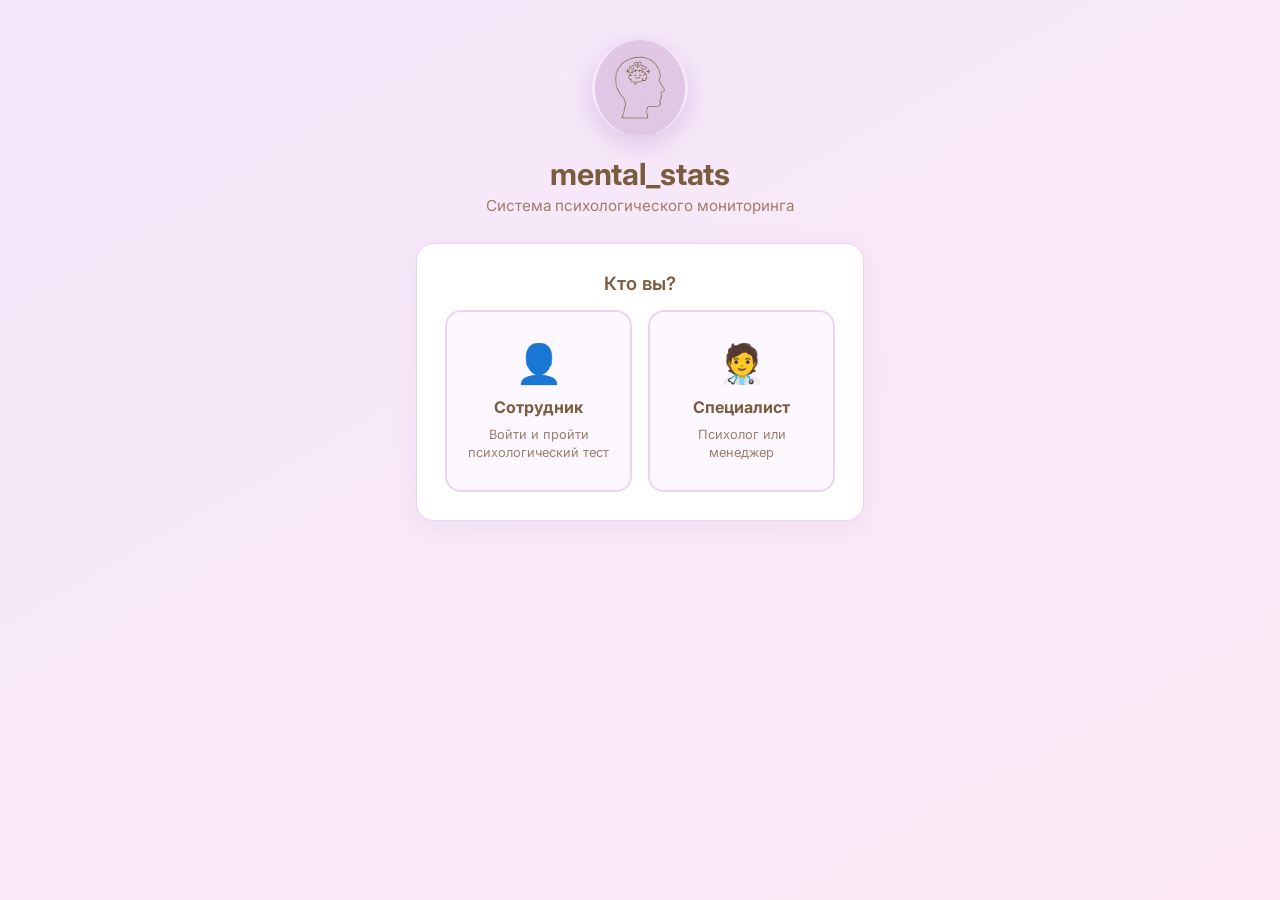
<file: frontend/index.html>
<!DOCTYPE html>
<html lang="ru">
<head>
  <meta charset="UTF-8">
  <meta name="viewport" content="width=device-width, initial-scale=1.0">
  <title>Аналитика — mental_stats</title>
  <link rel="stylesheet" href="static/css/style.css">
  <style>
    .topbar {
      display: flex; justify-content: space-between;
      align-items: center; margin-bottom: 1.5rem; gap: 1rem; flex-wrap: wrap;
    }
    .topbar-left { display: flex; align-items: center; gap: .75rem; }
    .topbar-logo { width: 42px; height: 42px; border-radius: 50%; object-fit: contain; }
    .topbar-actions { display: flex; gap: .6rem; align-items: center; flex-wrap: wrap; }

    .btn-action {
      display: inline-flex; align-items: center; gap: .4rem;
      padding: .5rem 1rem; border-radius: 8px;
      font-size: .85rem; font-weight: 600; cursor: pointer;
      font-family: inherit; border: 1.5px solid var(--border);
      transition: all .15s; text-decoration: none;
    }
    .btn-action.lavender {
      background: var(--lavender-soft); color: var(--brown);
    }
    .btn-action.lavender:hover { background: var(--lavender); color: #fff; border-color: var(--lavender); }
    .btn-action.outline {
      background: transparent; color: var(--text-muted);
    }
    .btn-action.outline:hover { background: var(--lavender-soft); color: var(--brown); }

    .table-hint { font-size: .8rem; color: var(--text-muted); margin-bottom: .6rem; font-style: italic; }
    tr.psycho-row { cursor: pointer; }
    tr.psycho-row:hover td { background: #f5edfb; }

    /* ── Модалки ── */
    .modal-overlay {
      display: none; position: fixed; inset: 0;
      background: rgba(61,43,31,.35); backdrop-filter: blur(3px);
      z-index: 100; align-items: center; justify-content: center;
    }
    .modal-overlay.open { display: flex; }
    .modal {
      background: #fff; border-radius: 18px; padding: 2rem;
      width: 100%; max-width: 460px; margin: 1rem;
      box-shadow: 0 12px 40px rgba(0,0,0,.18);
      animation: slideUp .25s ease; max-height: 90vh; overflow-y: auto;
    }
    .modal-header {
      display: flex; justify-content: space-between;
      align-items: flex-start; margin-bottom: 1.25rem;
    }
    .modal-header h2 { margin-bottom: 0; }
    .modal-close {
      background: none; border: none; font-size: 1.4rem;
      cursor: pointer; color: var(--text-muted); padding: 0 .25rem; line-height: 1;
    }
    .modal-close:hover { color: var(--brown); }

    /* детали сотрудника */
    .modal-field { margin-bottom: .9rem; }
    .modal-field .label {
      font-size: .78rem; font-weight: 600; color: var(--text-muted);
      text-transform: uppercase; letter-spacing: .5px; margin-bottom: .2rem;
    }
    .modal-field .value { font-size: 1rem; color: var(--text); font-weight: 500; }
    .modal-advice {
      background: var(--lavender-soft); border-left: 3px solid var(--lavender);
      border-radius: 8px; padding: .75rem 1rem;
      font-size: .9rem; color: var(--brown); margin-top: 1rem; line-height: 1.5;
    }
    .status-badge {
      display: inline-block; padding: .25rem .75rem;
      border-radius: 99px; font-size: .85rem; font-weight: 600;
    }
    .badge-norm     { background: #f0faf2; color: var(--norm); }
    .badge-risk     { background: #fff8eb; color: var(--risk); }
    .badge-critical { background: #fff0f0; color: var(--critical); }

    /* форма внутри модалки */
    .modal-form label { font-size: .85rem; font-weight: 600; color: var(--brown); margin-bottom: .7rem; }
    .modal-form label input,
    .modal-form label select { background: #fdf8ff; }
    .modal-success {
      color: var(--norm); font-size: .9rem;
      margin-top: .5rem; display: none; font-weight: 500;
    }
  </style>
</head>
<body>
<div class="container wide">

  <!-- Шапка -->
  <div class="topbar">
    <div class="topbar-left">
      <img src="static/img/logo.png" alt="logo" class="topbar-logo" onerror="this.style.display='none'">
      <div>
        <h1 style="margin-bottom:0">Панель аналитики</h1>
        <span id="roleLabel" style="font-size:.9rem;color:var(--text-muted)"></span>
      </div>
    </div>
    <div class="topbar-actions">
      <!-- Кнопки психолога -->
      <button class="btn-action lavender" id="btnAlerts" style="display:none; position:relative">
        🔔 Уведомления
        <span class="notification-badge" id="alertsBadge" style="display:none; margin-left:.4rem"></span>
      </button>
      <button class="btn-action lavender" id="btnAddTest" style="display:none">+ Добавить тест</button>
      <button class="btn-action lavender" id="btnAddQuestion" style="display:none">+ Добавить вопрос</button>
      <!-- Кнопка менеджера -->
      <button class="btn-action lavender" id="btnAddEmployee" style="display:none">+ Добавить сотрудника</button>
      <!-- Общие -->
      <button class="btn-action outline" id="exportBtn">⬇ Отчёт</button>
      <a href="login_staff.html" class="btn-action outline" style="margin:0">Выйти</a>
    </div>
  </div>

  <!-- Карточки статистики -->
  <div class="stats-grid">
    <div class="stat-card">
      <div class="stat-number" id="totalCount">—</div>
      <div class="stat-label">Всего записей</div>
    </div>
    <div class="stat-card" id="normCard">
      <div class="stat-number norm" id="normCount">—</div>
      <div class="stat-label">Норма</div>
    </div>
    <div class="stat-card" id="riskCard">
      <div class="stat-number risk" id="riskCount">—</div>
      <div class="stat-label">В зоне риска</div>
    </div>
    <div class="stat-card" id="critCard">
      <div class="stat-number critical" id="criticalCount">—</div>
      <div class="stat-label">Нужна беседа <span class="notification-badge" id="critBadge" style="display:none"></span></div>
    </div>
  </div>

  <!-- Таблица -->
  <div class="card">
    <h2>Результаты сотрудников</h2>
    <p class="table-hint" id="tableHint" style="display:none">Дважды нажмите на строку чтобы увидеть подробности</p>
    <div style="overflow-x:auto">
      <table>
        <thead id="tableHead"></thead>
        <tbody id="tableBody"></tbody>
      </table>
    </div>
    <p id="emptyMsg" class="hidden" style="text-align:center;color:var(--text-muted);padding:1rem">Данных пока нет</p>
  </div>

</div>

<!-- ══════════════ МОДАЛКИ ══════════════ -->

<!-- Уведомления (психолог) -->
<div class="modal-overlay" id="modalAlerts">
  <div class="modal" style="max-width:560px">
    <div class="modal-header">
      <h2>Уведомления</h2>
      <button class="modal-close" data-close="modalAlerts">✕</button>
    </div>
    <div id="alertsList" style="display:flex;flex-direction:column;gap:.6rem">
      <p style="color:var(--text-muted);text-align:center;padding:1rem">Загрузка...</p>
    </div>
  </div>
</div>

<!-- Детали сотрудника (психолог, двойной клик) -->
<div class="modal-overlay" id="modalDetail">
  <div class="modal">
    <div class="modal-header">
      <h2 id="detailName">—</h2>
      <button class="modal-close" data-close="modalDetail">✕</button>
    </div>
    <div class="modal-field"><div class="label">Отдел</div><div class="value" id="detailDept">—</div></div>
    <div class="modal-field"><div class="label">Дата прохождения</div><div class="value" id="detailDate">—</div></div>
    <div class="modal-field"><div class="label">Баллы</div><div class="value" id="detailScore">—</div></div>
    <div class="modal-field"><div class="label">Статус</div><div class="value" id="detailStatus">—</div></div>
    <div class="modal-advice" id="detailAdvice"></div>
  </div>
</div>

<!-- Добавить тест (психолог) -->
<div class="modal-overlay" id="modalAddTest">
  <div class="modal">
    <div class="modal-header">
      <h2>Новый тест</h2>
      <button class="modal-close" data-close="modalAddTest">✕</button>
    </div>
    <div class="modal-form">
      <label>Название теста
        <input type="text" id="testName" placeholder="Например: Опросник выгорания MBI">
      </label>
      <button type="button" class="btn" id="submitAddTest">Создать тест</button>
      <p class="modal-success" id="testSuccess">✅ Тест создан!</p>
    </div>
  </div>
</div>

<!-- Добавить вопрос (психолог) -->
<div class="modal-overlay" id="modalAddQuestion">
  <div class="modal">
    <div class="modal-header">
      <h2>Новый вопрос</h2>
      <button class="modal-close" data-close="modalAddQuestion">✕</button>
    </div>
    <div class="modal-form">
      <label>Тест
        <select id="questionTestId"></select>
      </label>
      <label>Текст вопроса
        <input type="text" id="questionText" placeholder="Я чувствую усталость после работы">
      </label>
      <button type="button" class="btn" id="submitAddQuestion">Добавить вопрос</button>
      <p class="modal-success" id="questionSuccess">✅ Вопрос добавлен!</p>
    </div>
  </div>
</div>

<!-- Добавить сотрудника (менеджер) -->
<div class="modal-overlay" id="modalAddEmployee">
  <div class="modal">
    <div class="modal-header">
      <h2>Новый сотрудник</h2>
      <button class="modal-close" data-close="modalAddEmployee">✕</button>
    </div>
    <div class="modal-form">
      <label>ФИО
        <input type="text" id="empName" placeholder="Иванова Анна Петровна">
      </label>
      <label>Должность
        <input type="text" id="empPosition" placeholder="Разработчик">
      </label>
      <label>Отдел
        <select id="empDept"></select>
      </label>
      <label>Пароль
        <input type="password" id="empPassword" placeholder="Минимум 6 символов">
      </label>
      <button type="button" class="btn" id="submitAddEmployee">Добавить сотрудника</button>
      <p class="modal-success" id="employeeSuccess">✅ Сотрудник добавлен!</p>
    </div>
  </div>
</div>

<script src="static/js/api.js"></script>
<script src="static/js/main.js"></script>
<script>
  requireStaff();
  const role = getStaffRole();
  document.getElementById("roleLabel").textContent =
    role === "psychologist" ? "Психолог" : "Менеджер";

  // ── Показать нужные кнопки ──
  if (role === "psychologist") {
    document.getElementById("btnAlerts").style.display      = "inline-flex";
    document.getElementById("btnAddTest").style.display     = "inline-flex";
    document.getElementById("btnAddQuestion").style.display = "inline-flex";
    document.getElementById("tableHint").style.display      = "block";
  } else {
    document.getElementById("btnAddEmployee").style.display = "inline-flex";
    document.getElementById("normCard").style.display       = "none";
    document.getElementById("riskCard").style.display       = "none";
    document.getElementById("critCard").style.display       = "none";
  }

  // ── Данные ──
  let allRows = [];

  async function load() {
    allRows = await Api.getAnalytics();
    document.getElementById("totalCount").textContent = allRows.length;

    if (role === "psychologist") {
      document.getElementById("normCount").textContent     = allRows.filter(r => r.status === "Норма").length;
      document.getElementById("riskCount").textContent     = allRows.filter(r => r.status === "В зоне риска").length;
      document.getElementById("criticalCount").textContent = allRows.filter(r => r.status === "Нужна беседа").length;
      const crit = allRows.filter(r => r.status === "Нужна беседа").length;
      if (crit > 0) {
        const b = document.getElementById("critBadge");
        b.textContent = crit; b.style.display = "inline-block";
      }
    }

    const thead = document.getElementById("tableHead");
    const tbody = document.getElementById("tableBody");
    tbody.innerHTML = "";

    if (allRows.length === 0) {
      document.getElementById("emptyMsg").classList.remove("hidden");
      return;
    }

    if (role === "manager") {
      thead.innerHTML = `<tr><th>#</th><th>ФИО сотрудника</th><th>Дата</th><th>Статус теста</th></tr>`;
      allRows.forEach((r, i) => {
        const date = new Date(r.date_passed).toLocaleDateString("ru-RU");
        tbody.innerHTML += `<tr>
          <td>${i+1}</td><td>${r.full_name}</td><td>${date}</td>
          <td style="color:var(--norm);font-weight:600">✅ Пройден</td>
        </tr>`;
      });
    } else {
      thead.innerHTML = `<tr><th>#</th><th>ФИО сотрудника</th><th>Баллы</th><th>Дата</th><th>Статус</th></tr>`;
      allRows.forEach((r, i) => {
        const date    = new Date(r.date_passed).toLocaleDateString("ru-RU");
        const cls     = r.status === "Норма" ? "norm-row" : r.status === "В зоне риска" ? "risk-row" : "critical-row";
        const bdgCls  = r.status === "Норма" ? "badge-norm" : r.status === "В зоне риска" ? "badge-risk" : "badge-critical";
        tbody.innerHTML += `<tr class="${cls} psycho-row" data-idx="${i}">
          <td>${i+1}</td><td>${r.full_name}</td><td>${r.total_points}</td><td>${date}</td>
          <td><span class="status-badge ${bdgCls}">${r.status}</span></td>
        </tr>`;
      });
      tbody.querySelectorAll("tr.psycho-row").forEach(tr => {
        tr.addEventListener("dblclick", () => openDetail(allRows[+tr.dataset.idx]));
      });
    }
  }

  // ── Детали сотрудника ──
  function openDetail(r) {
    const bdgCls = r.status === "Норма" ? "badge-norm" : r.status === "В зоне риска" ? "badge-risk" : "badge-critical";
    document.getElementById("detailName").textContent   = r.full_name;
    document.getElementById("detailDept").textContent   = r.dept_title || "—";
    document.getElementById("detailDate").textContent   = new Date(r.date_passed).toLocaleDateString("ru-RU");
    document.getElementById("detailScore").textContent  = r.total_points + " баллов";
    document.getElementById("detailStatus").innerHTML   = `<span class="status-badge ${bdgCls}">${r.status}</span>`;
    document.getElementById("detailAdvice").textContent = r.advice;
    openModal("modalDetail");
  }

  // ── Экспорт CSV ──
  document.getElementById("exportBtn").addEventListener("click", () => {
    if (!allRows.length) return alert("Нет данных");
    let csv = role === "manager" ? "ФИО;Дата;Статус теста\n" : "ФИО;Баллы;Дата;Статус\n";
    allRows.forEach(r => {
      const date = new Date(r.date_passed).toLocaleDateString("ru-RU");
      csv += role === "manager"
        ? `${r.full_name};${date};Пройден\n`
        : `${r.full_name};${r.total_points};${date};${r.status}\n`;
    });
    const a = document.createElement("a");
    a.href = URL.createObjectURL(new Blob(["﻿"+csv], {type:"text/csv;charset=utf-8"}));
    a.download = `mental_stats_${new Date().toISOString().slice(0,10)}.csv`;
    a.click();
  });

  // ── Добавить тест ──
  document.getElementById("btnAddTest").addEventListener("click", () => openModal("modalAddTest"));
  document.getElementById("submitAddTest").addEventListener("click", async () => {
    const name = document.getElementById("testName").value.trim();
    if (!name) return;
    await Api.addTest(name);
    document.getElementById("testName").value = "";
    showSuccess("testSuccess");
  });

  // ── Добавить вопрос ──
  document.getElementById("btnAddQuestion").addEventListener("click", async () => {
    const tests = await Api.getTests();
    const sel = document.getElementById("questionTestId");
    sel.innerHTML = tests.map(t => `<option value="${t.id}">${t.name}</option>`).join("");
    openModal("modalAddQuestion");
  });
  document.getElementById("submitAddQuestion").addEventListener("click", async () => {
    const test_id  = +document.getElementById("questionTestId").value;
    const question = document.getElementById("questionText").value.trim();
    if (!question) return;
    await Api.addQuestion(test_id, question);
    document.getElementById("questionText").value = "";
    showSuccess("questionSuccess");
  });

  // ── Добавить сотрудника ──
  document.getElementById("btnAddEmployee").addEventListener("click", async () => {
    const depts = await Api.getDepartments();
    const sel = document.getElementById("empDept");
    sel.innerHTML = depts.map(d => `<option value="${d.id}">${d.title}</option>`).join("");
    openModal("modalAddEmployee");
  });
  document.getElementById("submitAddEmployee").addEventListener("click", async () => {
    const full_name = document.getElementById("empName").value.trim();
    const position  = document.getElementById("empPosition").value.trim();
    const dept_id   = +document.getElementById("empDept").value;
    const password  = document.getElementById("empPassword").value;
    if (!full_name || !position || !password) return alert("Заполните все поля");
    await Api.addEmployee({ full_name, position, dept_id, password });
    document.getElementById("empName").value     = "";
    document.getElementById("empPosition").value = "";
    document.getElementById("empPassword").value = "";
    showSuccess("employeeSuccess");
    load();
  });

  // ── Уведомления ──
  async function loadAlertsBadge() {
    if (role !== "psychologist") return;
    try {
      const unread = await Api.getAlerts(true);
      const b = document.getElementById("alertsBadge");
      if (unread.length > 0) {
        b.textContent = unread.length;
        b.style.display = "inline-block";
      } else {
        b.style.display = "none";
      }
    } catch (e) { console.error(e); }
  }

  async function renderAlerts() {
    const list = document.getElementById("alertsList");
    list.innerHTML = `<p style="color:var(--text-muted);text-align:center;padding:1rem">Загрузка...</p>`;
    try {
      const alerts = await Api.getAlerts(false);
      if (alerts.length === 0) {
        list.innerHTML = `<p style="color:var(--text-muted);text-align:center;padding:1rem">Уведомлений нет</p>`;
        return;
      }
      list.innerHTML = "";
      alerts.forEach(a => {
        const date = new Date(a.created_at).toLocaleString("ru-RU");
        const item = document.createElement("div");
        item.style.cssText = `
          padding:.75rem 1rem; border-radius:8px;
          background:${a.is_read ? "#f7f4fa" : "var(--lavender-soft)"};
          border-left:3px solid ${a.is_read ? "var(--border)" : "var(--critical)"};
          display:flex; justify-content:space-between; align-items:flex-start; gap:.75rem;
        `;
        item.innerHTML = `
          <div style="flex:1">
            <div style="font-weight:${a.is_read ? "400" : "600"}; color:var(--brown); margin-bottom:.2rem">
              ${a.message}
            </div>
            <div style="font-size:.78rem; color:var(--text-muted)">${date}</div>
          </div>
          ${a.is_read
            ? `<span style="font-size:.78rem;color:var(--text-muted)">прочитано</span>`
            : `<button class="btn-action outline" data-alert-id="${a.id}" style="padding:.3rem .7rem;font-size:.78rem">Прочитать</button>`
          }
        `;
        list.appendChild(item);
      });
      list.querySelectorAll("button[data-alert-id]").forEach(btn => {
        btn.addEventListener("click", async () => {
          await Api.markAlertRead(+btn.dataset.alertId);
          await renderAlerts();
          await loadAlertsBadge();
        });
      });
    } catch (e) {
      list.innerHTML = `<p style="color:var(--critical);text-align:center;padding:1rem">Ошибка загрузки</p>`;
      console.error(e);
    }
  }

  document.getElementById("btnAlerts").addEventListener("click", async () => {
    openModal("modalAlerts");
    await renderAlerts();
  });

  // ── Утилиты модалок ──
  function openModal(id) { document.getElementById(id).classList.add("open"); }
  function closeModal(id) { document.getElementById(id).classList.remove("open"); }
  function showSuccess(id) {
    const el = document.getElementById(id);
    el.style.display = "block";
    setTimeout(() => { el.style.display = "none"; }, 2500);
  }

  document.querySelectorAll(".modal-close").forEach(btn => {
    btn.addEventListener("click", () => closeModal(btn.dataset.close));
  });
  document.querySelectorAll(".modal-overlay").forEach(overlay => {
    overlay.addEventListener("click", e => {
      if (e.target === overlay) overlay.classList.remove("open");
    });
  });

  load().catch(e => console.error(e));
  loadAlertsBadge();
  if (role === "psychologist") {
    setInterval(loadAlertsBadge, 30000);
  }
</script>
</body>
</html>
</file>
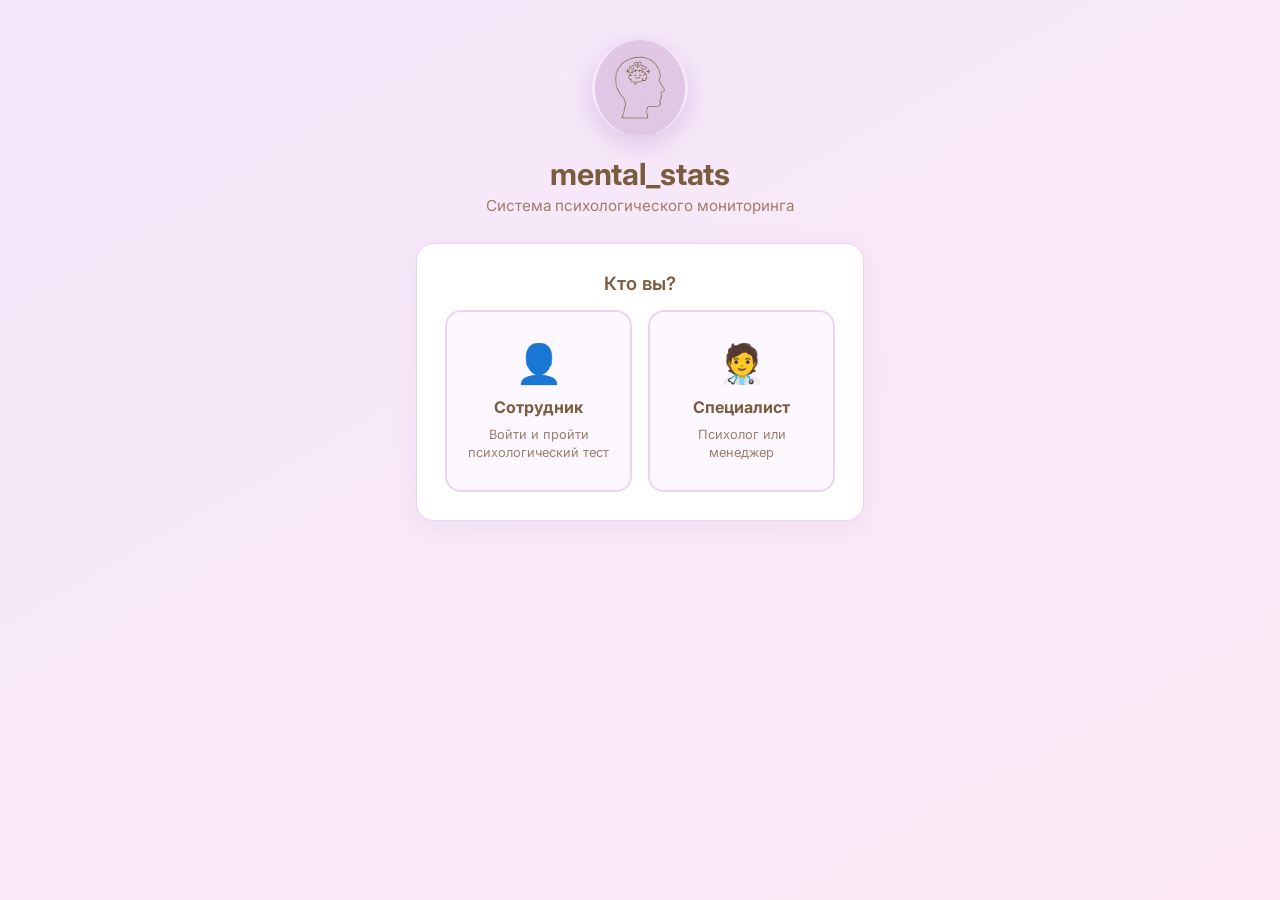
<file: frontend/assigment.html>
<!DOCTYPE html>
<html lang="ru">
<head>
  <meta charset="UTF-8">
  <meta name="viewport" content="width=device-width, initial-scale=1.0">
  <title>Тест — mental_stats</title>
  <link rel="stylesheet" href="static/css/style.css">
</head>
<body>
  <div class="container">
    <img src="static/img/logo.png" alt="logo" class="logo" onerror="this.style.display='none'">
    <h1>Психологический тест</h1>
    <p class="subtitle" id="greeting"></p>

    <div id="selectBlock" class="card center" style="display:none">
      <h2 style="margin-bottom:1rem">Выберите тест</h2>
      <div id="testListBlock"></div>
      <a href="login.html" class="btn-secondary" style="margin-top:1rem;display:block">Выйти</a>
    </div>

    <div id="loadingBlock" class="card center">Загружаем вопросы…</div>

    <div id="testBlock" class="card" style="display:none">
      <div class="progress-bar-wrap">
        <div class="progress-bar" id="progressBar" style="width:0%"></div>
      </div>
      <p id="questionCounter" style="font-size:.8rem;color:#718096;margin-bottom:.5rem"></p>
      <p class="question-text" id="questionText"></p>
      <div class="answers" id="answersBlock"></div>
    </div>

    <div id="resultBlock" class="card center" style="display:none">
      <h2>Результат</h2>
      <p style="font-size:2.5rem;font-weight:700" id="resultScore"></p>
      <p style="margin:.75rem 0" id="resultStatus"></p>
      <p style="color:#718096" id="resultAdvice"></p>
      <a href="login.html" class="btn-secondary" style="margin-top:1.5rem;display:block">Выйти</a>
    </div>

    <div id="errorBlock" class="card center error" style="display:none"></div>
  </div>

  <script src="static/js/api.js"></script>
  <script src="static/js/main.js"></script>
  <script>
    requireAuth();

    const empId = getEmpId();
    document.getElementById("greeting").textContent = `Здравствуйте, ${getFullName()}`;

    const LABELS = ["Совсем нет", "Редко", "Иногда", "Часто", "Постоянно"];

    let questions = [];
    let answers = [];
    let current = 0;
    let consistencyPairs = [];

    async function init() {
      try {
        const tests = await Api.getTests();
        document.getElementById("loadingBlock").style.display = "none";

        if (tests.length === 1) {
          // Если тест один — сразу загружаем без экрана выбора
          await loadTest(tests[0].id);
        } else {
          // Показываем список тестов на выбор
          const listBlock = document.getElementById("testListBlock");
          tests.forEach(t => {
            const btn = document.createElement("button");
            btn.className = "btn";
            btn.textContent = t.name;
            btn.style.display = "block";
            btn.style.width = "100%";
            btn.style.marginBottom = "0.75rem";
            btn.onclick = () => {
              document.getElementById("selectBlock").style.display = "none";
              loadTest(t.id);
            };
            listBlock.appendChild(btn);
          });
          document.getElementById("selectBlock").style.display = "block";
        }
      } catch (e) {
        document.getElementById("loadingBlock").style.display = "none";
        const err = document.getElementById("errorBlock");
        err.textContent = e.message;
        err.style.display = "block";
      }
    }

    async function loadTest(testId) {
      const loading = document.getElementById("loadingBlock");
      loading.textContent = "Загружаем вопросы…";
      loading.style.display = "block";
      try {
        const data = await Api.getQuestions(testId);
        questions = data.questions;
        consistencyPairs = data.consistency_pairs || [];
        loading.style.display = "none";
        document.getElementById("testBlock").style.display = "block";
        showQuestion();
      } catch (e) {
        loading.style.display = "none";
        const err = document.getElementById("errorBlock");
        err.textContent = e.message;
        err.style.display = "block";
      }
    }

    function showQuestion() {
      const pct = Math.round((current / questions.length) * 100);
      document.getElementById("progressBar").style.width = pct + "%";
      document.getElementById("questionCounter").textContent =
        `Вопрос ${current + 1} из ${questions.length}`;
      document.getElementById("questionText").textContent = questions[current];

      const block = document.getElementById("answersBlock");
      block.innerHTML = "";
      LABELS.forEach((label, idx) => {
        const btn = document.createElement("button");
        btn.className = "answer-btn";
        btn.textContent = `${idx + 1} — ${label}`;
        btn.onclick = () => choose(idx + 1);
        block.appendChild(btn);
      });
    }

    async function choose(value) {
      answers.push(value);
      current++;
      if (current < questions.length) {
        showQuestion();
      } else {
        document.getElementById("testBlock").style.display = "none";
        try {
          const result = await Api.submitAnswers(empId, answers, consistencyPairs);
          document.getElementById("resultScore").textContent = result.total_points + " баллов";
          document.getElementById("resultStatus").textContent = result.status;
          document.getElementById("resultAdvice").textContent = result.advice;
          document.getElementById("resultBlock").style.display = "block";
        } catch (e) {
          const err = document.getElementById("errorBlock");
          err.innerHTML = `
            <p style="margin-bottom:1rem">${e.message}</p>
            <button class="btn" onclick="goToTestSelect()">← К выбору теста</button>
          `;
          err.style.display = "block";
        }
      }
    }

    function restartTest() {
      answers = [];
      current = 0;
      document.getElementById("errorBlock").style.display = "none";
      document.getElementById("testBlock").style.display = "block";
      showQuestion();
    }

    function goToTestSelect() {
      answers = [];
      current = 0;
      questions = [];
      document.getElementById("errorBlock").style.display = "none";
      document.getElementById("testBlock").style.display = "none";
      document.getElementById("selectBlock").style.display = "block";
    }

    init();
  </script>
</body>
</html>
</file>
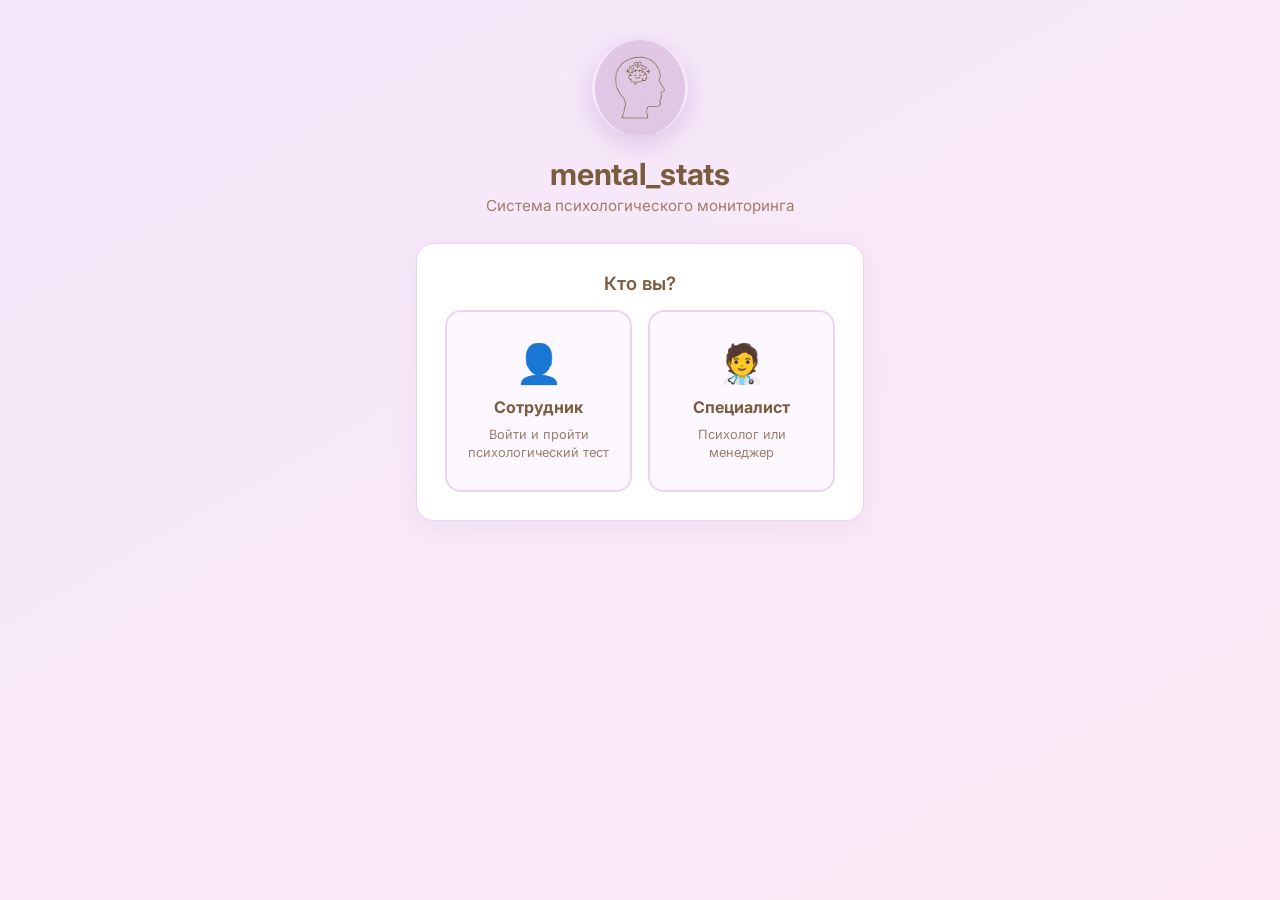
<file: frontend/login.html>
<!DOCTYPE html>
<html lang="ru">
<head>
  <meta charset="UTF-8">
  <meta name="viewport" content="width=device-width, initial-scale=1.0">
  <title>Добро пожаловать — mental_stats</title>
  <link rel="stylesheet" href="static/css/style.css">
  <style>
    .welcome-grid {
      display: grid;
      grid-template-columns: 1fr 1fr;
      gap: 1rem;
      margin-top: .5rem;
    }
    .role-card {
      background: #fdf8ff;
      border: 2px solid var(--border);
      border-radius: 16px;
      padding: 1.75rem 1rem;
      text-align: center;
      cursor: pointer;
      transition: all .2s;
      text-decoration: none;
      color: var(--text);
      display: flex;
      flex-direction: column;
      align-items: center;
      gap: .6rem;
    }
    .role-card:hover {
      border-color: var(--lavender);
      background: var(--lavender-soft);
      transform: translateY(-3px);
      box-shadow: 0 6px 20px rgba(169,124,191,.2);
    }
    .role-card .role-icon { font-size: 2.4rem; }
    .role-card .role-title {
      font-size: 1rem;
      font-weight: 700;
      color: var(--brown);
    }
    .role-card .role-desc {
      font-size: .8rem;
      color: var(--text-muted);
      line-height: 1.4;
    }
    .divider {
      text-align: center;
      color: var(--text-muted);
      font-size: .85rem;
      margin: .25rem 0 .5rem;
    }
  </style>
</head>
<body>
  <div class="container center">
    <img src="static/img/logo.png" alt="logo" class="logo" onerror="this.style.display='none'">
    <h1>mental_stats</h1>
    <p class="subtitle">Система психологического мониторинга</p>

    <!-- Экран выбора роли -->
    <div id="welcomeCard" class="card">
      <h2>Кто вы?</h2>
      <div class="welcome-grid">
        <div class="role-card" id="btnEmployee">
          <span class="role-icon">👤</span>
          <span class="role-title">Сотрудник</span>
          <span class="role-desc">Войти и пройти психологический тест</span>
        </div>
        <a href="login_staff.html" class="role-card">
          <span class="role-icon">🧑‍⚕️</span>
          <span class="role-title">Специалист</span>
          <span class="role-desc">Психолог или менеджер</span>
        </a>
      </div>
    </div>

    <!-- Форма входа сотрудника — скрыта по умолчанию -->
    <div id="loginCard" class="card hidden">
      <h2>Вход для сотрудника</h2>
      <form id="loginForm">
        <label>ФИО
          <input type="text" id="fullName" placeholder="Иванова Анна Петровна" required>
        </label>
        <label>Пароль
          <input type="password" id="password" required>
        </label>
        <button type="submit">Войти</button>
      </form>
      <p id="errorMsg" class="error hidden"></p>
      <div class="divider">или</div>
      <a class="btn-secondary" id="backBtn">← Назад</a>
    </div>

    <!-- Баннер напоминания -->
    <div id="reminderBanner" class="hidden"></div>
    <div id="goTestCard" class="card hidden">
      <button class="btn" id="goTestBtn">Перейти к тесту →</button>
    </div>
  </div>

  <script src="static/js/api.js"></script>
  <script src="static/js/main.js"></script>
  <script>
    // Клик на "Сотрудник" — показываем форму
    document.getElementById("btnEmployee").addEventListener("click", () => {
      document.getElementById("welcomeCard").classList.add("hidden");
      document.getElementById("loginCard").classList.remove("hidden");
    });

    // Кнопка "Назад"
    document.getElementById("backBtn").addEventListener("click", () => {
      document.getElementById("loginCard").classList.add("hidden");
      document.getElementById("welcomeCard").classList.remove("hidden");
      document.getElementById("errorMsg").classList.add("hidden");
    });

    // Вход
    document.getElementById("loginForm").addEventListener("submit", async (e) => {
      e.preventDefault();
      const errorMsg = document.getElementById("errorMsg");
      errorMsg.classList.add("hidden");
      try {
        const result = await Api.login(
          document.getElementById("fullName").value,
          document.getElementById("password").value
        );
        sessionStorage.setItem("emp_id", result.emp_id);
        sessionStorage.setItem("full_name", result.full_name);
        showReminder(result.emp_id, result.full_name);
      } catch (err) {
        errorMsg.textContent = err.message;
        errorMsg.classList.remove("hidden");
      }
    });

    async function showReminder(empId, fullName) {
      document.getElementById("loginCard").classList.add("hidden");
      const banner = document.getElementById("reminderBanner");
      const goCard = document.getElementById("goTestCard");

      let reminder;
      try {
        reminder = await Api.getReminder(empId);
      } catch {
        window.location.href = "assigment.html";
        return;
      }

      if (reminder.due) {
        banner.innerHTML = `
          <div class="reminder-banner due">
            <span class="reminder-icon">⏰</span>
            <div class="reminder-text">
              <strong>Пора пройти тест!</strong>
              ${reminder.message}
            </div>
          </div>`;
        banner.classList.remove("hidden");
        setTimeout(() => { window.location.href = "assigment.html"; }, 2500);
        return;
      }

      banner.innerHTML = `
        <div class="reminder-banner ok">
          <span class="reminder-icon">✅</span>
          <div class="reminder-text">
            <strong>Здравствуйте, ${fullName}!</strong>
            ${reminder.message}
          </div>
        </div>`;
      banner.classList.remove("hidden");
      goCard.classList.remove("hidden");
      document.getElementById("goTestBtn").textContent = "Войти в систему →";
      document.getElementById("goTestBtn").onclick = () => {
        window.location.href = "assigment.html";
      };
    }
  </script>
</body>
</html>
</file>
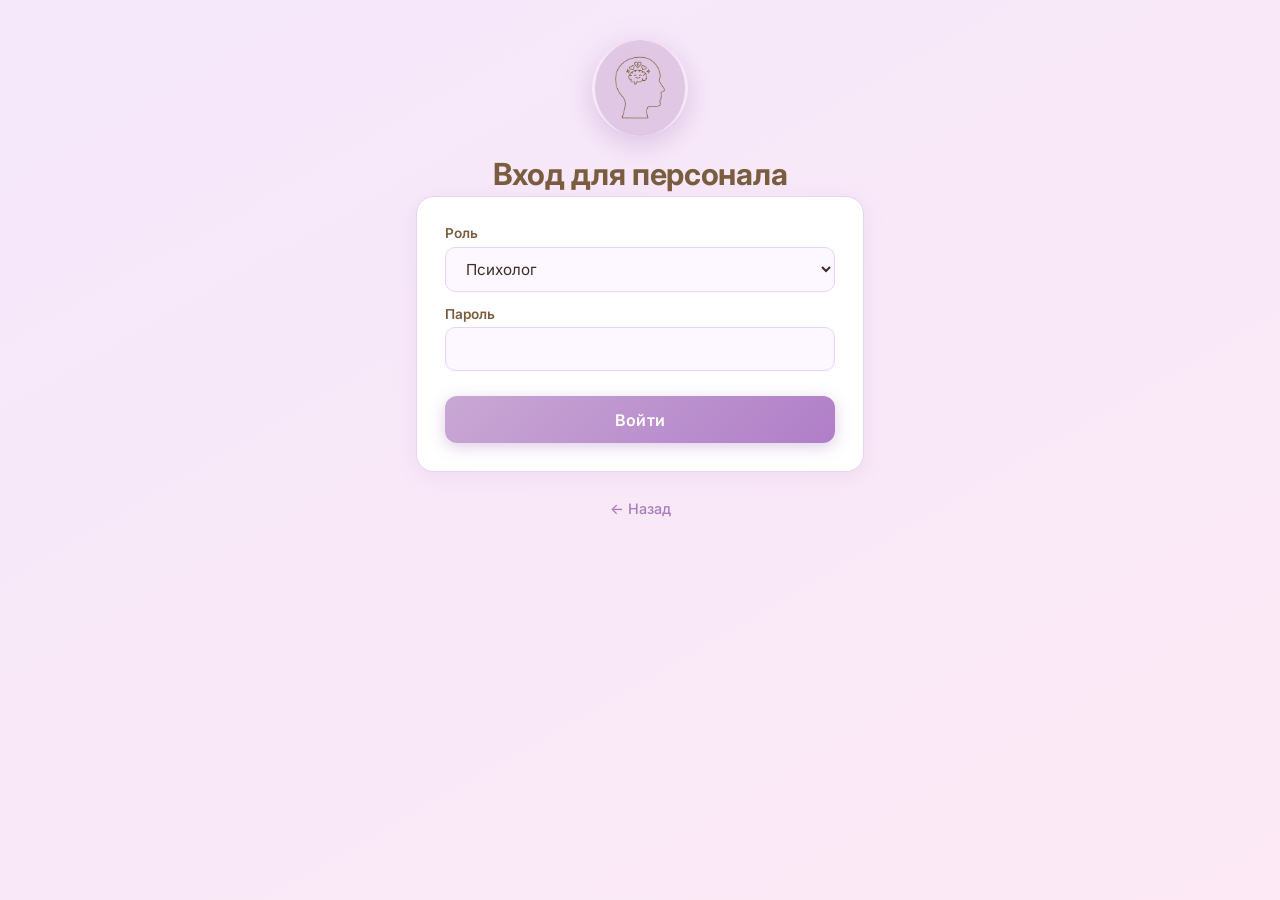
<file: frontend/login_staff.html>
<!DOCTYPE html>
<html lang="ru">
<head>
  <meta charset="UTF-8">
  <meta name="viewport" content="width=device-width, initial-scale=1.0">
  <title>Вход персонала — mental_stats</title>
  <link rel="stylesheet" href="static/css/style.css">
</head>
<body>
  <div class="container center">
    <img src="static/img/logo.png" alt="logo" class="logo" onerror="this.style.display='none'">
    <h1>Вход для персонала</h1>

    <div class="card">
      <form id="staffForm">
        <label>Роль
          <select id="role">
            <option value="psychologist">Психолог</option>
            <option value="manager">Менеджер</option>
          </select>
        </label>
        <label>Пароль
          <input type="password" id="staffPassword" required>
        </label>
        <button type="submit">Войти</button>
      </form>
      <p id="errorMsg" class="error hidden"></p>
    </div>

    <a href="login.html" class="btn-secondary">← Назад</a>
  </div>

  <script>
  document.getElementById("staffForm").addEventListener("submit", async (e) => {
    e.preventDefault();
    const role = document.getElementById("role").value;
    const pwd  = document.getElementById("staffPassword").value;
    const errorMsg = document.getElementById("errorMsg");

    try {
      const r = await fetch("http://localhost:8000/api/v1/staff-login", {
        method: "POST",
        headers: { "Content-Type": "application/json" },
        body: JSON.stringify({ role, password: pwd }),
    });
      if (!r.ok) throw new Error();
      sessionStorage.setItem("staff_role", role);
      window.location.href = "index.html";
  } catch {
      errorMsg.textContent = "Неверный пароль";
      errorMsg.classList.remove("hidden");
  }
});
  </script>
</body>
</html>
</file>
<file: frontend/static/css/style.css>
@import url('https://fonts.googleapis.com/css2?family=Inter:wght@400;500;600;700&display=swap');

*, *::before, *::after { box-sizing: border-box; margin: 0; padding: 0; }

/* ── Цвета из логотипа ── */
:root {
  --lavender:      #c9a8d4;   /* основной — лавандовый */
  --lavender-dark: #a87cbf;   /* hover */
  --lavender-soft: #ecdff5;   /* фон карточек / акценты */
  --brown:         #7a5c3e;   /* линии логотипа */
  --brown-light:   #b08060;   /* вторичный текст */
  --bg-from:       #f5e8fb;   /* градиент фона */
  --bg-to:         #fce9f5;
  --white:         #ffffff;
  --text:          #3d2b1f;   /* тёплый тёмный */
  --text-muted:    #9e7d6a;
  --border:        #e8d5f0;
  --norm:          #6aaa7e;
  --risk:          #c8923a;
  --critical:      #c95a5a;
}

body {
  font-family: 'Inter', 'Segoe UI', sans-serif;
  background: linear-gradient(150deg, var(--bg-from) 0%, var(--bg-to) 100%);
  color: var(--text);
  min-height: 100vh;
}

.container {
  max-width: 480px;
  margin: 0 auto;
  padding: 2.5rem 1rem;
}
.container.wide {
  max-width: 980px;
  padding: 2rem 1.5rem;
}
.center { text-align: center; }

/* ── Типографика ── */
h1 {
  font-size: 1.9rem;
  font-weight: 700;
  margin-bottom: .25rem;
  color: var(--brown);
  letter-spacing: -.3px;
}
h2 {
  font-size: 1.15rem;
  font-weight: 600;
  margin-bottom: 1rem;
  color: var(--brown);
}
.subtitle {
  color: var(--text-muted);
  margin-bottom: 1.75rem;
  font-size: .95rem;
}

/* ── Логотип ── */
.logo {
  width: 96px;
  height: 96px;
  object-fit: contain;
  margin-bottom: 1rem;
  border-radius: 50%;
  box-shadow: 0 8px 28px rgba(169, 124, 191, .35);
  animation: pop .45s cubic-bezier(.175, .885, .32, 1.275);
}
@keyframes pop {
  from { transform: scale(.7); opacity: 0; }
  to   { transform: scale(1);  opacity: 1; }
}

/* ── Карточка ── */
.card {
  background: var(--white);
  border-radius: 18px;
  padding: 1.75rem;
  margin-bottom: 1rem;
  box-shadow: 0 4px 20px rgba(169,124,191,.13);
  border: 1px solid var(--border);
  animation: slideUp .35s ease both;
}
@keyframes slideUp {
  from { transform: translateY(16px); opacity: 0; }
  to   { transform: translateY(0);    opacity: 1; }
}

/* ── Форма ── */
label {
  display: block;
  text-align: left;
  font-size: .85rem;
  font-weight: 600;
  color: var(--brown);
  margin-bottom: .85rem;
}
label input, label select {
  display: block;
  width: 100%;
  margin-top: .35rem;
  padding: .7rem 1rem;
  border: 1.5px solid var(--border);
  border-radius: 10px;
  font-size: .95rem;
  font-family: inherit;
  color: var(--text);
  outline: none;
  background: #fdf8ff;
  transition: border-color .2s, box-shadow .2s;
}
label input:focus, label select:focus {
  border-color: var(--lavender);
  box-shadow: 0 0 0 3px rgba(201,168,212,.22);
  background: var(--white);
}

/* ── Кнопки ── */
button[type=submit], .btn {
  width: 100%;
  padding: .85rem;
  margin-top: .75rem;
  background: linear-gradient(135deg, var(--lavender), #b07ec8);
  color: var(--white);
  border: none;
  border-radius: 12px;
  font-size: 1rem;
  font-weight: 600;
  font-family: inherit;
  cursor: pointer;
  transition: opacity .2s, transform .15s, box-shadow .2s;
  box-shadow: 0 4px 16px rgba(169,124,191,.38);
  letter-spacing: .2px;
}
button[type=submit]:hover, .btn:hover {
  opacity: .92;
  transform: translateY(-1px);
  box-shadow: 0 6px 22px rgba(169,124,191,.45);
}
button[type=submit]:active, .btn:active { transform: translateY(0); }

.btn-secondary {
  display: inline-block;
  margin-top: .75rem;
  color: var(--lavender-dark);
  font-size: .9rem;
  font-weight: 500;
  text-decoration: none;
  transition: color .2s;
}
.btn-secondary:hover { color: var(--brown); text-decoration: underline; }

/* ── Вспомогалки ── */
.error  { color: var(--critical); font-size: .875rem; margin-top: .5rem; }
.hidden { display: none !important; }

/* ── Ссылка на персонал ── */
.staff-link {
  background: rgba(255,255,255,.7);
  backdrop-filter: blur(6px);
  border: 1px solid rgba(201,168,212,.4);
}
.staff-link p { color: var(--text-muted); font-size: .9rem; margin-bottom: .4rem; }

/* ── Прогресс-бар ── */
.progress-bar-wrap {
  background: var(--lavender-soft);
  border-radius: 99px;
  height: 8px;
  margin-bottom: 1.5rem;
  overflow: hidden;
}
.progress-bar {
  background: linear-gradient(90deg, var(--lavender), #b07ec8);
  height: 8px;
  border-radius: 99px;
  transition: width .4s ease;
}

/* ── Вопрос ── */
.question-text {
  font-size: 1.08rem;
  font-weight: 500;
  margin-bottom: 1.5rem;
  min-height: 3rem;
  line-height: 1.65;
  color: var(--brown);
}
.answers { display: flex; flex-direction: column; gap: .55rem; }
.answer-btn {
  width: 100%;
  padding: .75rem 1rem;
  background: #fdf8ff;
  border: 1.5px solid var(--border);
  border-radius: 10px;
  font-size: .95rem;
  font-family: inherit;
  cursor: pointer;
  text-align: left;
  color: var(--text);
  transition: all .15s;
}
.answer-btn:hover {
  border-color: var(--lavender);
  background: var(--lavender-soft);
  color: var(--brown);
  transform: translateX(4px);
}

/* ── Аналитика ── */
.stats-grid {
  display: grid;
  grid-template-columns: repeat(auto-fit, minmax(150px,1fr));
  gap: 1rem;
  margin-bottom: 1.5rem;
}
.stat-card {
  background: var(--white);
  border-radius: 14px;
  padding: 1.25rem 1rem;
  text-align: center;
  box-shadow: 0 2px 14px rgba(169,124,191,.10);
  border: 1px solid var(--border);
  transition: transform .2s, box-shadow .2s;
}
.stat-card:hover {
  transform: translateY(-3px);
  box-shadow: 0 6px 22px rgba(169,124,191,.18);
}
.stat-number { font-size: 2.2rem; font-weight: 700; }
.stat-label  { font-size: .8rem; color: var(--text-muted); margin-top: .25rem; }
.norm     { color: var(--norm); }
.risk     { color: var(--risk); }
.critical { color: var(--critical); }

/* ── Таблица ── */
table { width: 100%; border-collapse: collapse; font-size: .9rem; }
th {
  background: var(--lavender-soft);
  padding: .7rem .9rem;
  text-align: left;
  font-weight: 600;
  color: var(--brown);
  border-bottom: 2px solid var(--border);
}
td { padding: .65rem .9rem; border-top: 1px solid #f5edfb; color: var(--text); }
tr:hover td { background: #fdf8ff; }
tr.norm-row     td:last-child { color: var(--norm);     font-weight: 600; }
tr.risk-row     td:last-child { color: var(--risk);     font-weight: 600; }
tr.critical-row td:last-child { color: var(--critical); font-weight: 600; }

/* ── Баннер напоминания ── */
.reminder-banner {
  border-radius: 12px;
  padding: 1rem 1.25rem;
  margin-bottom: 1rem;
  font-size: .95rem;
  line-height: 1.5;
  display: flex;
  align-items: flex-start;
  gap: .75rem;
  animation: slideUp .3s ease;
}
.reminder-banner.due {
  background: #eef4ff;
  border-left: 4px solid #7ea8d8;
}
.reminder-banner.ok {
  background: #f0faf2;
  border-left: 4px solid var(--norm);
}
.reminder-icon { font-size: 1.5rem; flex-shrink: 0; }
.reminder-text { flex: 1; }
.reminder-text strong { display: block; margin-bottom: .2rem; color: var(--brown); }

/* ── Бейдж ── */
.notification-badge {
  display: inline-block;
  background: var(--critical);
  color: #fff;
  border-radius: 99px;
  padding: .1rem .55rem;
  font-size: .75rem;
  margin-left: .4rem;
  font-weight: 700;
}
</file>
